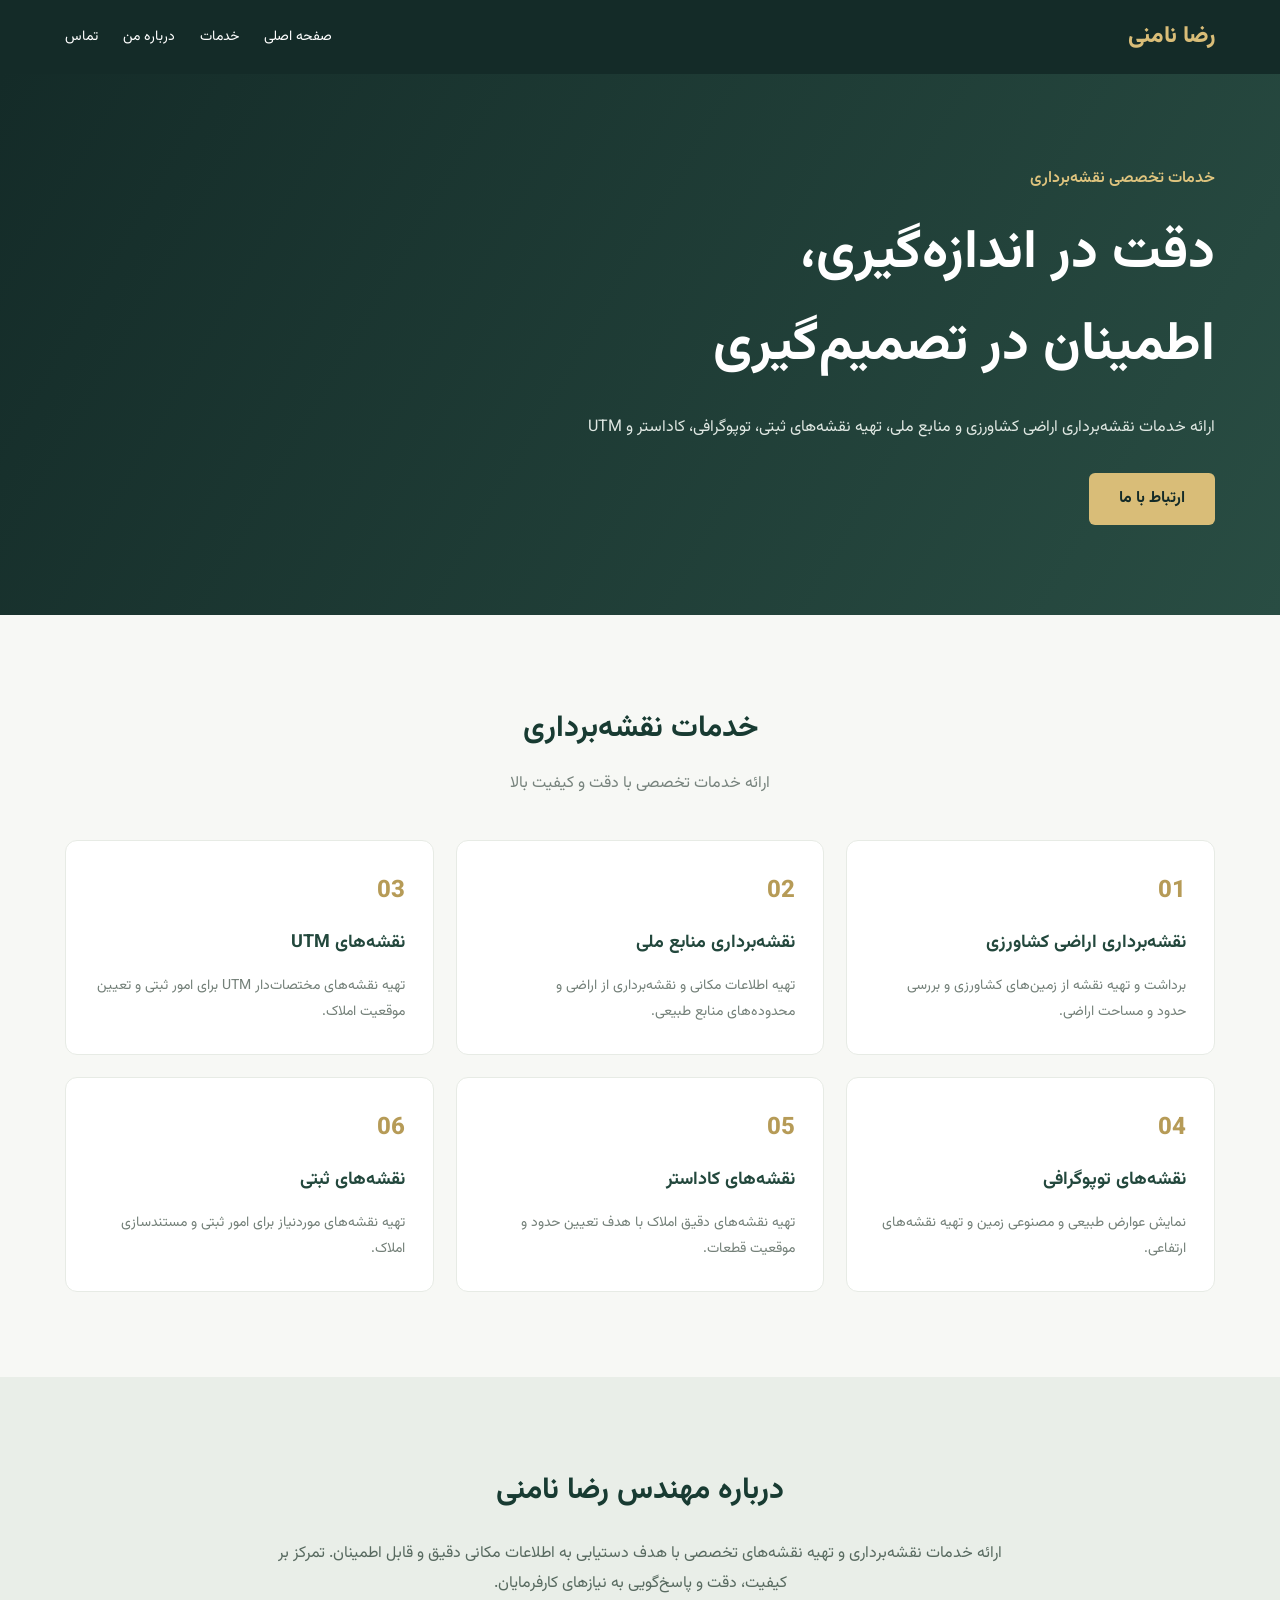
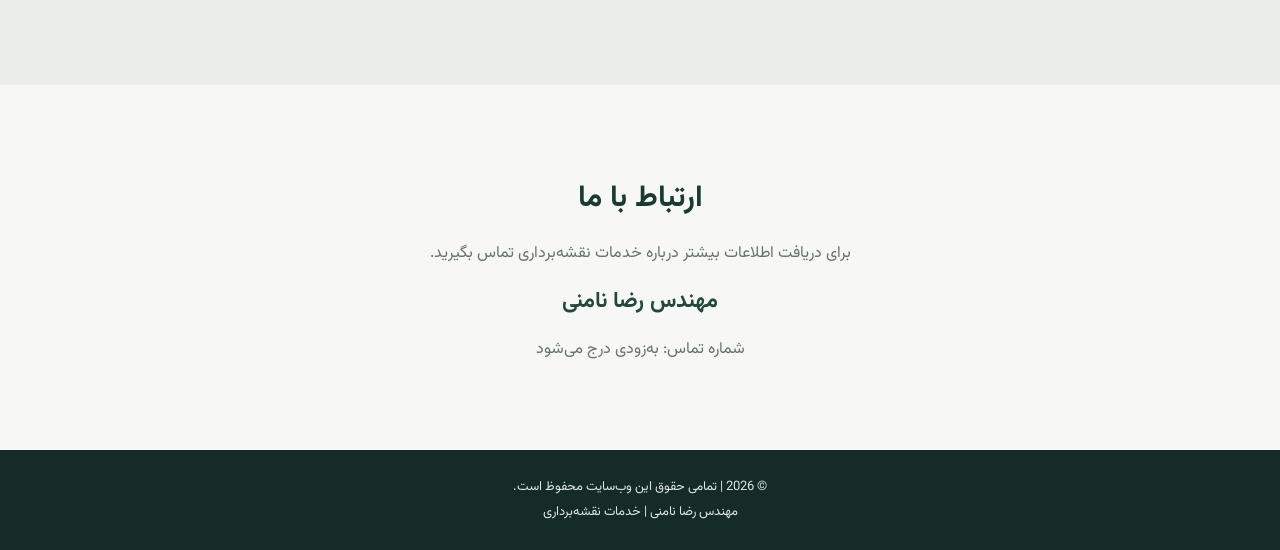
<file: index.html>
<!DOCTYPE html>
<html lang="fa" dir="rtl">
<head>
  <meta charset="UTF-8">
  <meta name="viewport" content="width=device-width, initial-scale=1.0">
  <meta name="description" content="وب‌سایت شخصی مهندس رضا نامنی، خدمات تخصصی نقشه‌برداری و تهیه نقشه‌های UTM، توپوگرافی و کاداستر">
  <title>مهندس رضا نامنی | خدمات نقشه‌برداری</title>
  <link rel="stylesheet" href="styles.css">
</head>
<body>

  <header class="header">
    <div class="container nav">
      <a class="logo" href="#">رضا نامنی</a>
      <nav>
        <a href="#home">صفحه اصلی</a>
        <a href="#services">خدمات</a>
        <a href="#about">درباره من</a>
        <a href="#contact">تماس</a>
      </nav>
    </div>
  </header>

  <main>
    <section class="hero" id="home">
      <div class="container hero-content">
        <p class="eyebrow">خدمات تخصصی نقشه‌برداری</p>
        <h1>دقت در اندازه‌گیری،<br>اطمینان در تصمیم‌گیری</h1>
        <p>
          ارائه خدمات نقشه‌برداری اراضی کشاورزی و منابع ملی،
          تهیه نقشه‌های ثبتی، توپوگرافی، کاداستر و UTM
        </p>
        <a class="btn" href="#contact">ارتباط با ما</a>
      </div>
    </section>

    <section class="section" id="services">
      <div class="container">
        <h2>خدمات نقشه‌برداری</h2>
        <p class="section-intro">ارائه خدمات تخصصی با دقت و کیفیت بالا</p>

        <div class="services-grid">
          <article class="service-card">
            <span>01</span>
            <h3>نقشه‌برداری اراضی کشاورزی</h3>
            <p>برداشت و تهیه نقشه از زمین‌های کشاورزی و بررسی حدود و مساحت اراضی.</p>
          </article>

          <article class="service-card">
            <span>02</span>
            <h3>نقشه‌برداری منابع ملی</h3>
            <p>تهیه اطلاعات مکانی و نقشه‌برداری از اراضی و محدوده‌های منابع طبیعی.</p>
          </article>

          <article class="service-card">
            <span>03</span>
            <h3>نقشه‌های UTM</h3>
            <p>تهیه نقشه‌های مختصات‌دار UTM برای امور ثبتی و تعیین موقعیت املاک.</p>
          </article>

          <article class="service-card">
            <span>04</span>
            <h3>نقشه‌های توپوگرافی</h3>
            <p>نمایش عوارض طبیعی و مصنوعی زمین و تهیه نقشه‌های ارتفاعی.</p>
          </article>

          <article class="service-card">
            <span>05</span>
            <h3>نقشه‌های کاداستر</h3>
            <p>تهیه نقشه‌های دقیق املاک با هدف تعیین حدود و موقعیت قطعات.</p>
          </article>

          <article class="service-card">
            <span>06</span>
            <h3>نقشه‌های ثبتی</h3>
            <p>تهیه نقشه‌های موردنیاز برای امور ثبتی و مستندسازی املاک.</p>
          </article>
        </div>
      </div>
    </section>

    <section class="about section" id="about">
      <div class="container">
        <h2>درباره مهندس رضا نامنی</h2>
        <p>
          ارائه خدمات نقشه‌برداری و تهیه نقشه‌های تخصصی با هدف
          دستیابی به اطلاعات مکانی دقیق و قابل اطمینان.
          تمرکز بر کیفیت، دقت و پاسخ‌گویی به نیازهای کارفرمایان.
        </p>
      </div>
    </section>

    <section class="section contact" id="contact">
      <div class="container">
        <h2>ارتباط با ما</h2>
        <p>برای دریافت اطلاعات بیشتر درباره خدمات نقشه‌برداری تماس بگیرید.</p>
        <p class="contact-name">مهندس رضا نامنی</p>
        <p>شماره تماس: به‌زودی درج می‌شود</p>
      </div>
    </section>
  </main>

  <footer>
    <p>© تمامی حقوق این وب‌سایت محفوظ است.</p>
    <p>مهندس رضا نامنی | خدمات نقشه‌برداری</p>
  </footer>

  <script src="script.js"></script>
</body>
</html>
</file>
<file: styles.css>
@import url('https://fonts.googleapis.com/css2?family=Vazirmatn:wght@400;500;600;700;800&display=swap');

* {
  margin: 0;
  padding: 0;
  box-sizing: border-box;
}

html {
  scroll-behavior: smooth;
}

body {
  font-family: 'Vazirmatn', Tahoma, sans-serif;
  background: #f7f8f5;
  color: #26352f;
  line-height: 1.9;
}

.container {
  width: 90%;
  max-width: 1150px;
  margin: auto;
}

.header {
  background: #142b28;
  color: white;
  padding: 15px 0;
}

.nav {
  display: flex;
  justify-content: space-between;
  align-items: center;
  gap: 20px;
}

.logo {
  color: #d9bd78;
  font-size: 23px;
  font-weight: 800;
  text-decoration: none;
}

nav {
  display: flex;
  gap: 25px;
}

nav a {
  color: white;
  text-decoration: none;
  font-size: 14px;
  transition: 0.3s;
}

nav a:hover {
  color: #d9bd78;
}

.hero {
  min-height: 520px;
  display: flex;
  align-items: center;
  background: linear-gradient(120deg, #142b28, #294d43);
  color: white;
  padding: 90px 0;
}

.hero-content {
  text-align: right;
}

.eyebrow {
  color: #dfc47e;
  font-weight: 600;
  margin-bottom: 15px;
}

.hero h1 {
  font-size: clamp(32px, 5vw, 54px);
  line-height: 1.7;
  margin-bottom: 20px;
}

.hero-content > p:not(.eyebrow) {
  max-width: 650px;
  color: #e0e8e3;
  margin-bottom: 30px;
}

.btn {
  display: inline-block;
  background: #d9bd78;
  color: #142b28;
  padding: 11px 30px;
  border-radius: 6px;
  text-decoration: none;
  font-weight: 700;
  transition: 0.3s;
}

.btn:hover {
  background: white;
  transform: translateY(-3px);
}

.section {
  padding: 85px 0;
}

.section h2 {
  text-align: center;
  color: #183b32;
  font-size: 30px;
  margin-bottom: 12px;
}

.section-intro {
  text-align: center;
  color: #77837d;
  margin-bottom: 40px;
}

.services-grid {
  display: grid;
  grid-template-columns: repeat(3, 1fr);
  gap: 22px;
  margin-top: 40px;
}

.service-card {
  background: white;
  padding: 28px;
  border-radius: 12px;
  border: 1px solid #e7ebe5;
  transition: 0.3s;
}

.service-card:hover {
  transform: translateY(-6px);
  box-shadow: 0 12px 30px #142b2815;
}

.service-card span {
  color: #b69b57;
  font-size: 24px;
  font-weight: 800;
}

.service-card h3 {
  color: #23483d;
  font-size: 18px;
  margin: 12px 0;
}

.service-card p {
  color: #748079;
  font-size: 14px;
}

.about {
  background: #e9eee8;
  text-align: center;
}

.about p {
  max-width: 750px;
  margin: 20px auto 0;
  color: #586a60;
}

.contact {
  text-align: center;
}

.contact p {
  color: #65746c;
  margin-top: 12px;
}

.contact-name {
  color: #23483d !important;
  font-size: 22px;
  font-weight: 700;
}

footer {
  background: #142b28;
  color: #dce5df;
  text-align: center;
  padding: 25px;
  font-size: 13px;
}

@media (max-width: 768px) {
  .nav {
    flex-direction: column;
  }

  nav {
    flex-wrap: wrap;
    justify-content: center;
    gap: 12px;
  }

  .hero {
    min-height: 430px;
  }

  .services-grid {
    grid-template-columns: 1fr;
  }

  .section {
    padding: 60px 0;
  }
}
</file>
